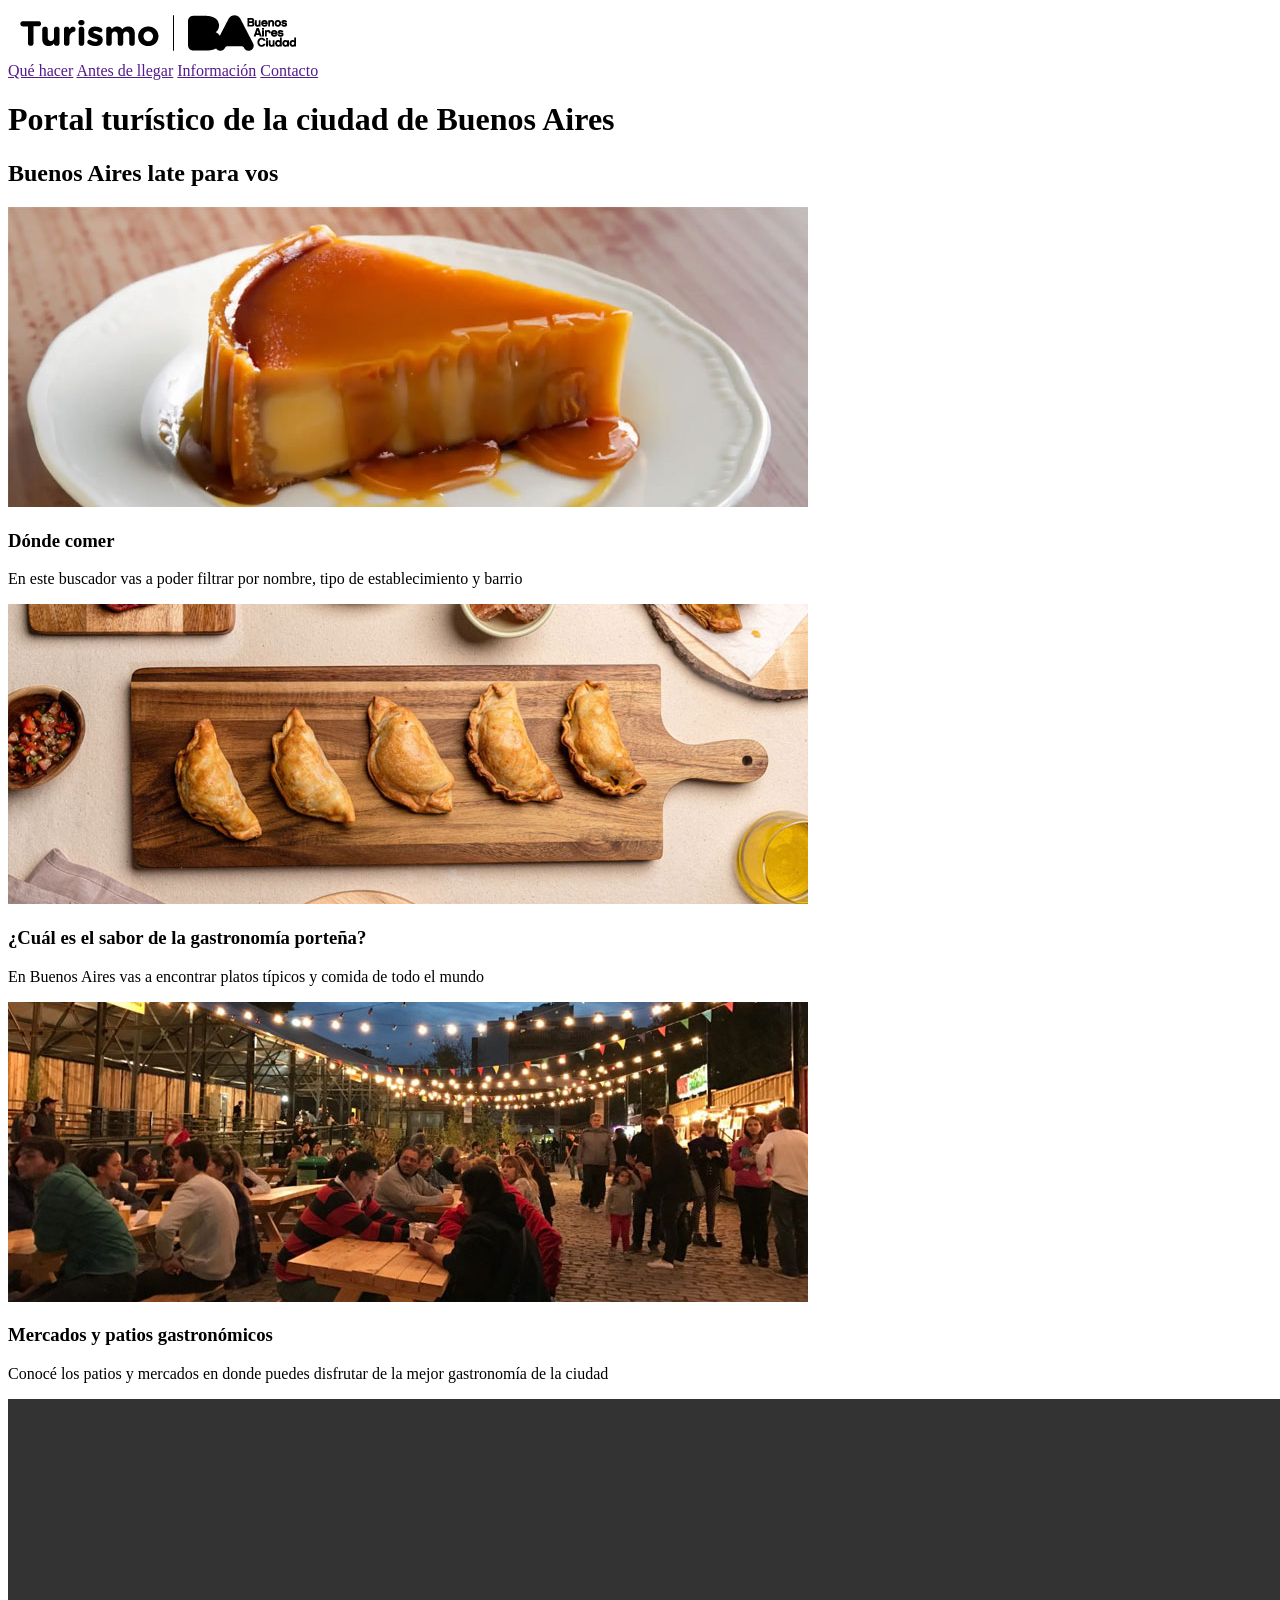
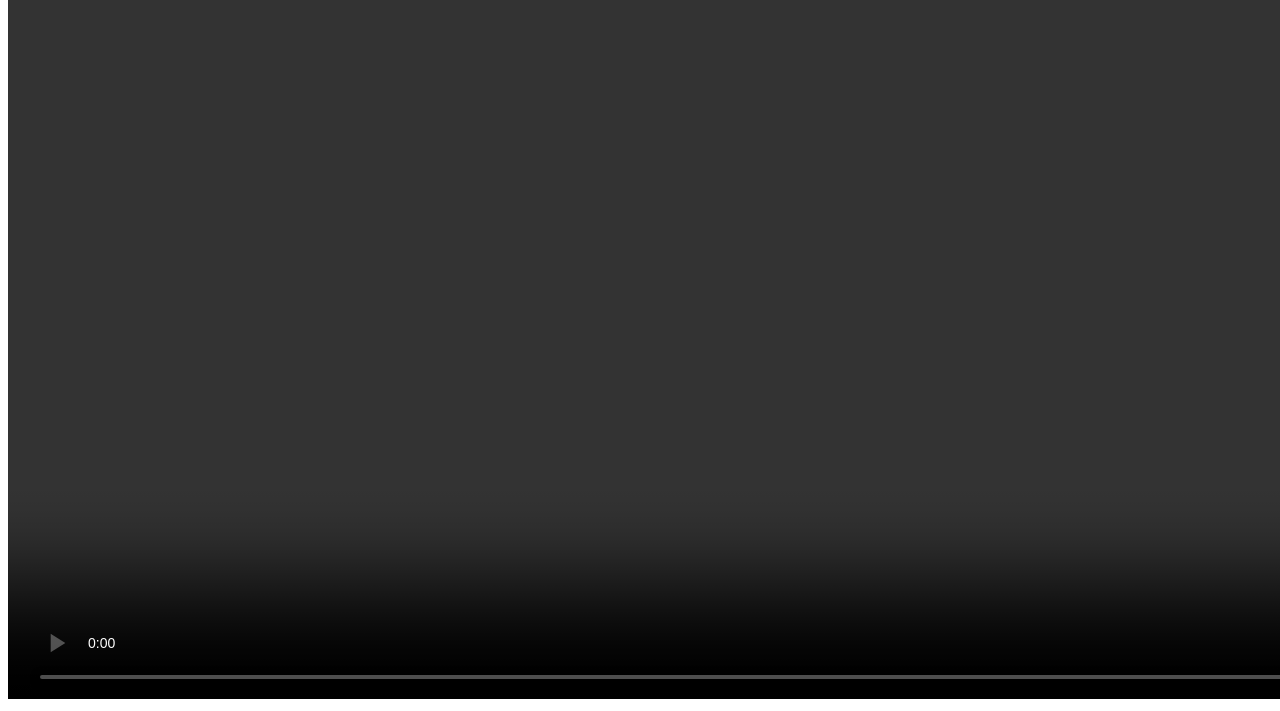
<file: ejercicio-1/index.html>
<!DOCTYPE html>
<html lang="es">

        <head>
            <meta charset="UTF-8">
            <meta name="viewport" content="width=device-width, initial=1.0">
            <title>Turismo Buenos Aires Ciudad - Sitio Oficial de Información</title>
            <meta name="description" content="Descubrí que hacer en Buenos Aires. Información útil antes de llegar, guías de alojamiento, atractivos turísticos, agenda cultural y mapas de ciudad">
            <meta name="robots" content="index, follow">
        </head>
        <body>

            <!-- Cabecera -->
            <header role="heading">

                <a href="/index.html" rel="home" aria-label="Ir a la página de inicio de Turismo de Buenos Aires Ciudad">
                    <img src="assets/arrobaturismo-bac-300x150-negro.png" alt="Logotipo oficial de Turismo Buenos Aires Ciudad">

                </a>
            
            <!-- Navegador principal -->
                <nav>
                    <a href="">Qué hacer</a>
                    <a href="">Antes de llegar</a>
                    <a href="">Información</a>
                    <a href="">Contacto</a>
                </nav>

            </header>

            <main>

                <!-- Título principal -->
                <h1>Portal turístico de la ciudad de Buenos Aires</h1>

                <!-- Principales -->
                <section>
                    <h2>Buenos Aires late para vos</h2>
                    <div>
                        <article role="article">
                            <img src="assets/flan.jpg" alt="Flan">
                            <h3>Dónde comer</h3>
                            <p>En este buscador vas a poder filtrar por nombre, tipo de establecimiento y barrio</p>
                            <a href="" aria-label="Ver más información sobre dónde comer en la ciudad"></a>
                        </article>

                        <article role="article">
                            <img src="assets/empanadas.jpg" alt="Empanadas horneadas porteñas">
                            <h3>¿Cuál es el sabor de la gastronomía porteña?</h3>
                            <p>En Buenos Aires vas a encontrar platos típicos y comida de todo el mundo</p>
                            <a href="" aria-label="Ver mas información sobre gastronomía porteña"></a>
                        </article>

                        <article role="article">
                            <img src="assets/patiolecheros.jpg" alt="Patio de comidas los lecheros en Caballito">
                            <h3>Mercados y patios gastronómicos</h3>
                            <p>Conocé los patios y mercados en donde puedes disfrutar de la mejor gastronomía de la ciudad</p>
                            <a href="" aria-label=""></a>
                        </article>
                    </div>
                </section>

                <!-- Contenido multimedia -->
                 <section>

                    <video controls loop width="1600" height="900">
                        <source src="assets/buenos-aires-turismo.mp4" type="video/mp4">
                    </video>

                 </section>

            </main>

        </body>
</html>
</file>
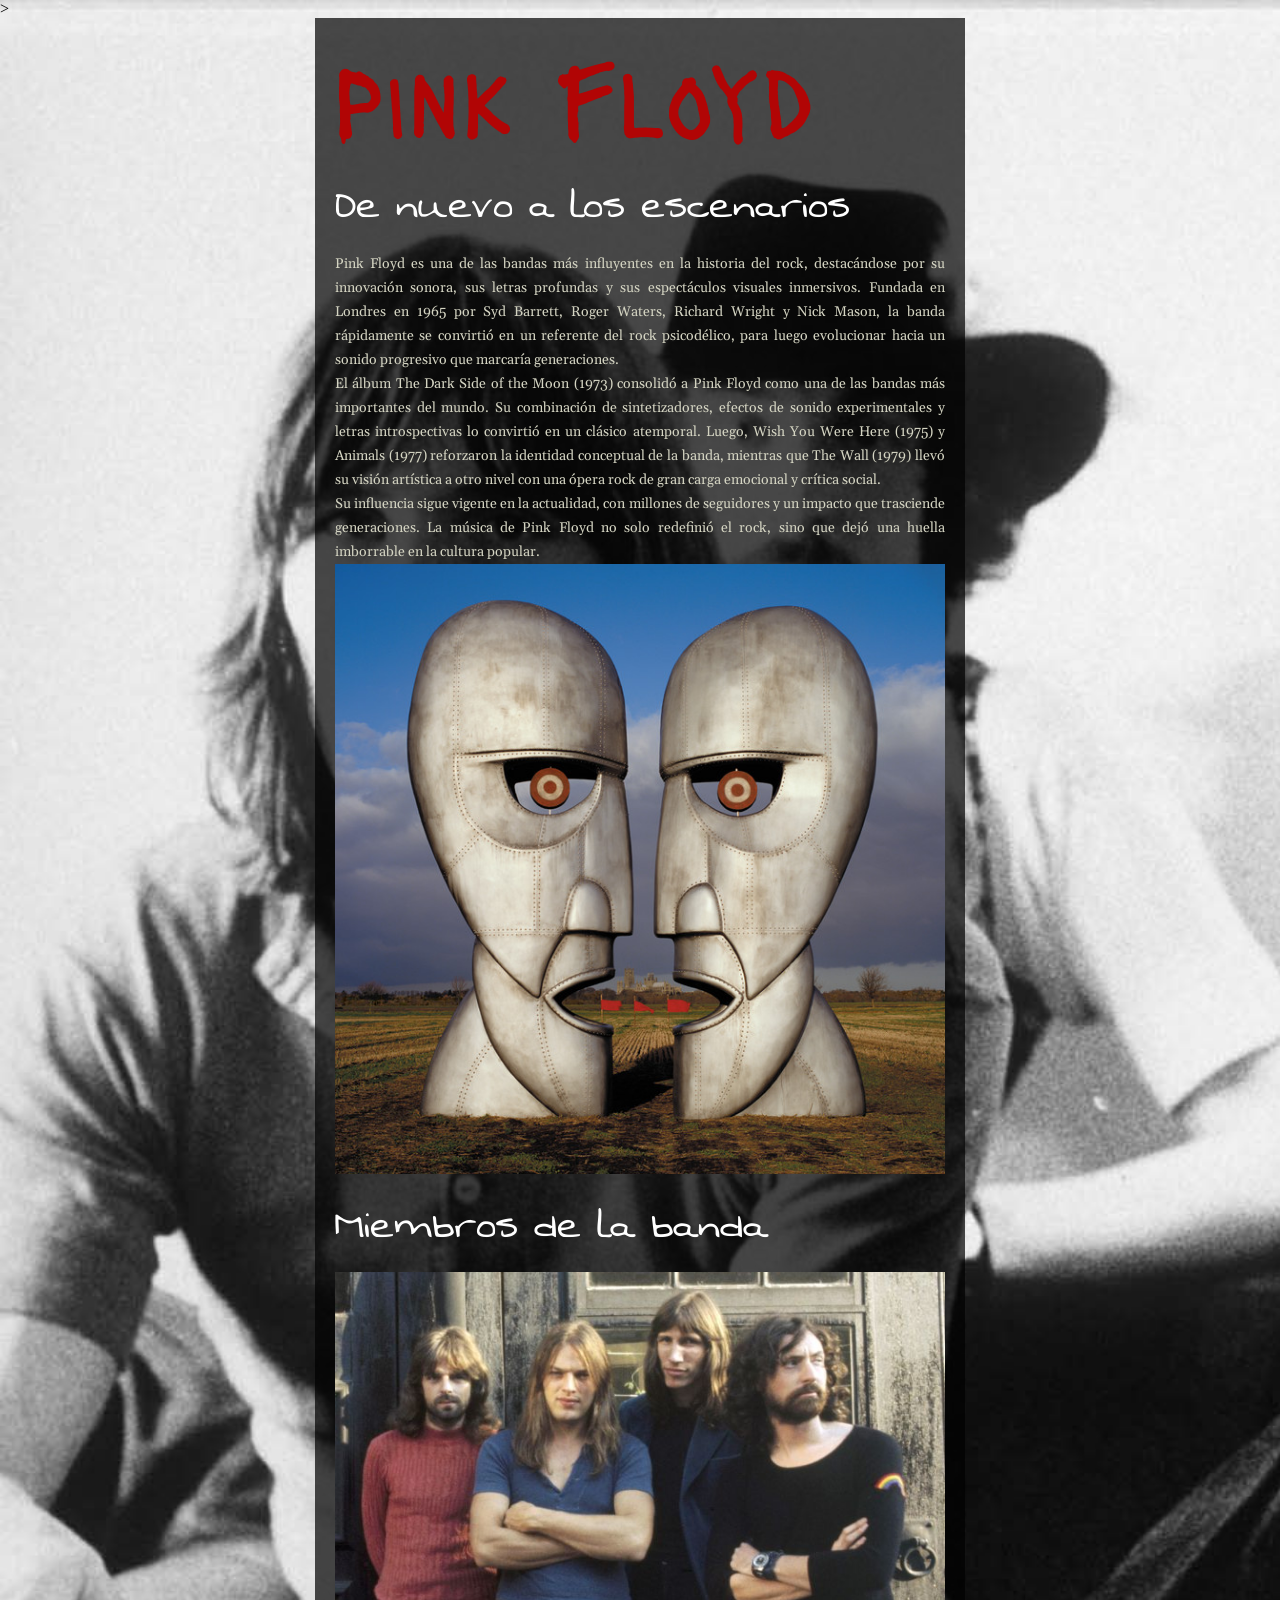
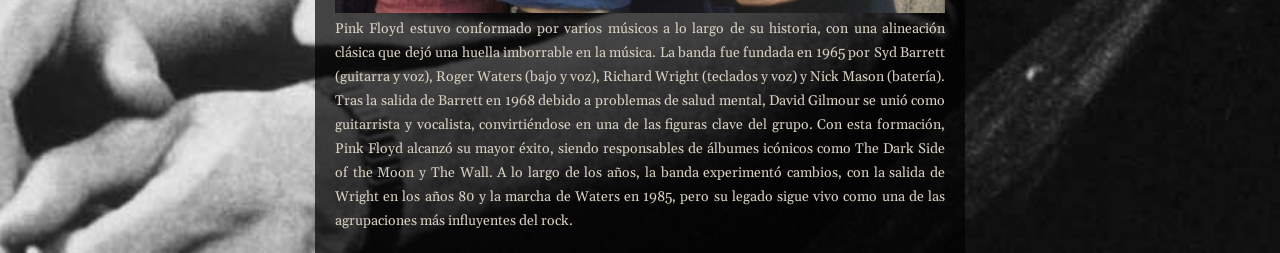
<file: ejercicio-2/index.html>
<!DOCTYPE html>
<html lang="es">
    <head>
        <meta charset="UTF-8">
        <meta name="viewport" content="width, initial-scale:1.0">
        <title>Pink Floyd</title>
        <meta name="description" content="Página dedicada a la banda de rock Pink Floyd">
        <meta name="robots" content="index, follow">
        <!--Enlace a documento CSS-->>
        <link rel="stylesheet" href="style.css">
        <!--Enlazar fuente de google-->
        <link rel="preconnect" href="https://fonts.googleapis.com">
        <link rel="preconnect" href="https://fonts.gstatic.com" crossorigin>
        <link href="https://fonts.googleapis.com/css2?family=Gelasio:ital,wght@0,400..700;1,400..700&family=Lacquer&family=Swanky+and+Moo+Moo&display=swap" rel="stylesheet">
    </head>
    <body>
        <main role="main">
        <h1>Pink Floyd</h1>

        <h2>De nuevo a los escenarios</h2>

        <p class="parrafo-pink">Pink Floyd es una de las bandas más influyentes en la historia del rock, destacándose por su innovación sonora, sus letras profundas y sus espectáculos visuales inmersivos. Fundada en Londres en 1965 por Syd Barrett, Roger Waters, Richard Wright y Nick Mason, la banda rápidamente se convirtió en un referente del rock psicodélico, para luego evolucionar hacia un sonido progresivo que marcaría generaciones.</p>

        <p class="parrafo-pink">El álbum The Dark Side of the Moon (1973) consolidó a Pink Floyd como una de las bandas más importantes del mundo. Su combinación de sintetizadores, efectos de sonido experimentales y letras introspectivas lo convirtió en un clásico atemporal. Luego, Wish You Were Here (1975) y Animals (1977) reforzaron la identidad conceptual de la banda, mientras que The Wall (1979) llevó su visión artística a otro nivel con una ópera rock de gran carga emocional y crítica social.</p>

        <p class="parrafo-pink">Su influencia sigue vigente en la actualidad, con millones de seguidores y un impacto que trasciende generaciones. La música de Pink Floyd no solo redefinió el rock, sino que dejó una huella imborrable en la cultura popular.</p>

        <img src="Assets/PinkFloyd.jpg" alt="Fotografía de portada del Dividition Bell, donde dos rostros de metal se miran fijamente">

        <h2>Miembros de la banda</h2>
        <img src="Assets/pink_floyd_band.jpg" alt="Fotografía de los miembros de la banda">
        <p class="parrafo-pink">Pink Floyd estuvo conformado por varios músicos a lo largo de su historia, con una alineación clásica que dejó una huella imborrable en la música. La banda fue fundada en 1965 por Syd Barrett (guitarra y voz), Roger Waters (bajo y voz), Richard Wright (teclados y voz) y Nick Mason (batería). Tras la salida de Barrett en 1968 debido a problemas de salud mental, David Gilmour se unió como guitarrista y vocalista, convirtiéndose en una de las figuras clave del grupo. Con esta formación, Pink Floyd alcanzó su mayor éxito, siendo responsables de álbumes icónicos como The Dark Side of the Moon y The Wall. A lo largo de los años, la banda experimentó cambios, con la salida de Wright en los años 80 y la marcha de Waters en 1985, pero su legado sigue vivo como una de las agrupaciones más influyentes del rock.</p>
        </main>
    </body>
</html>
</file>
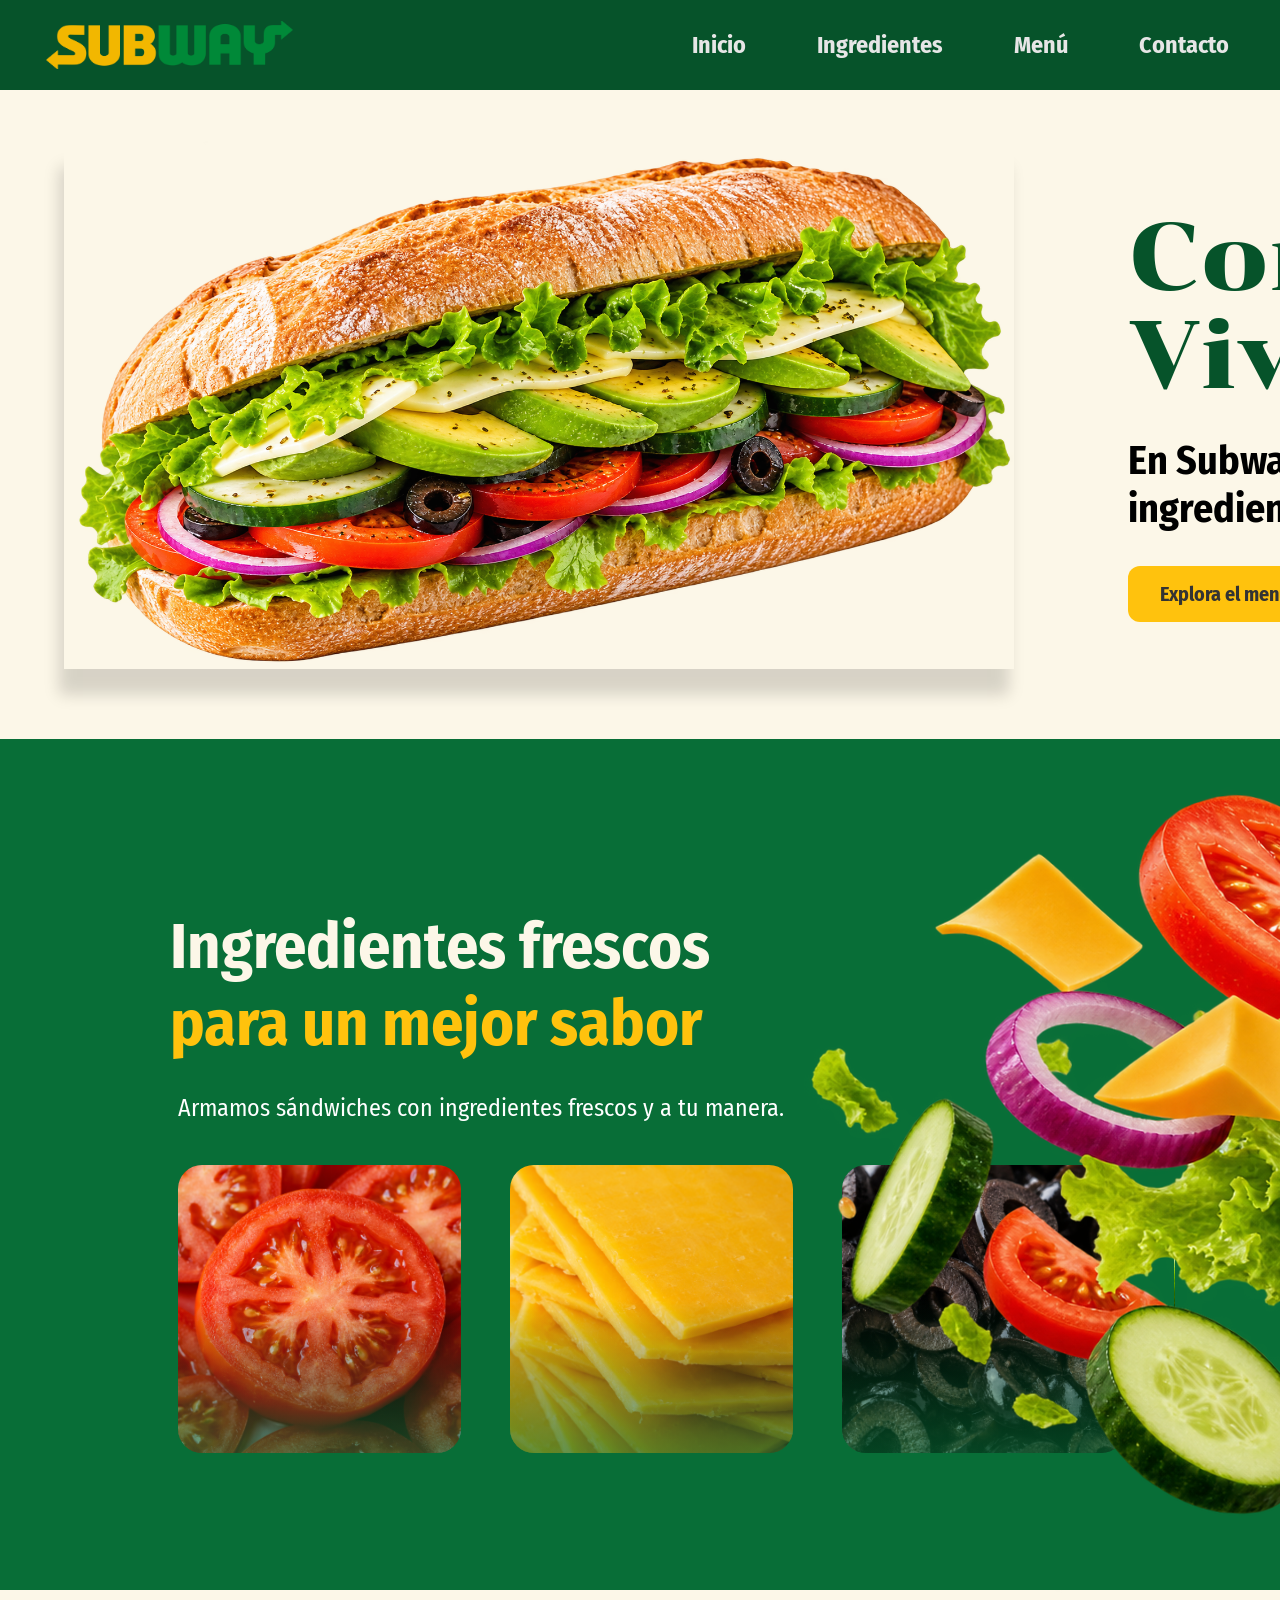
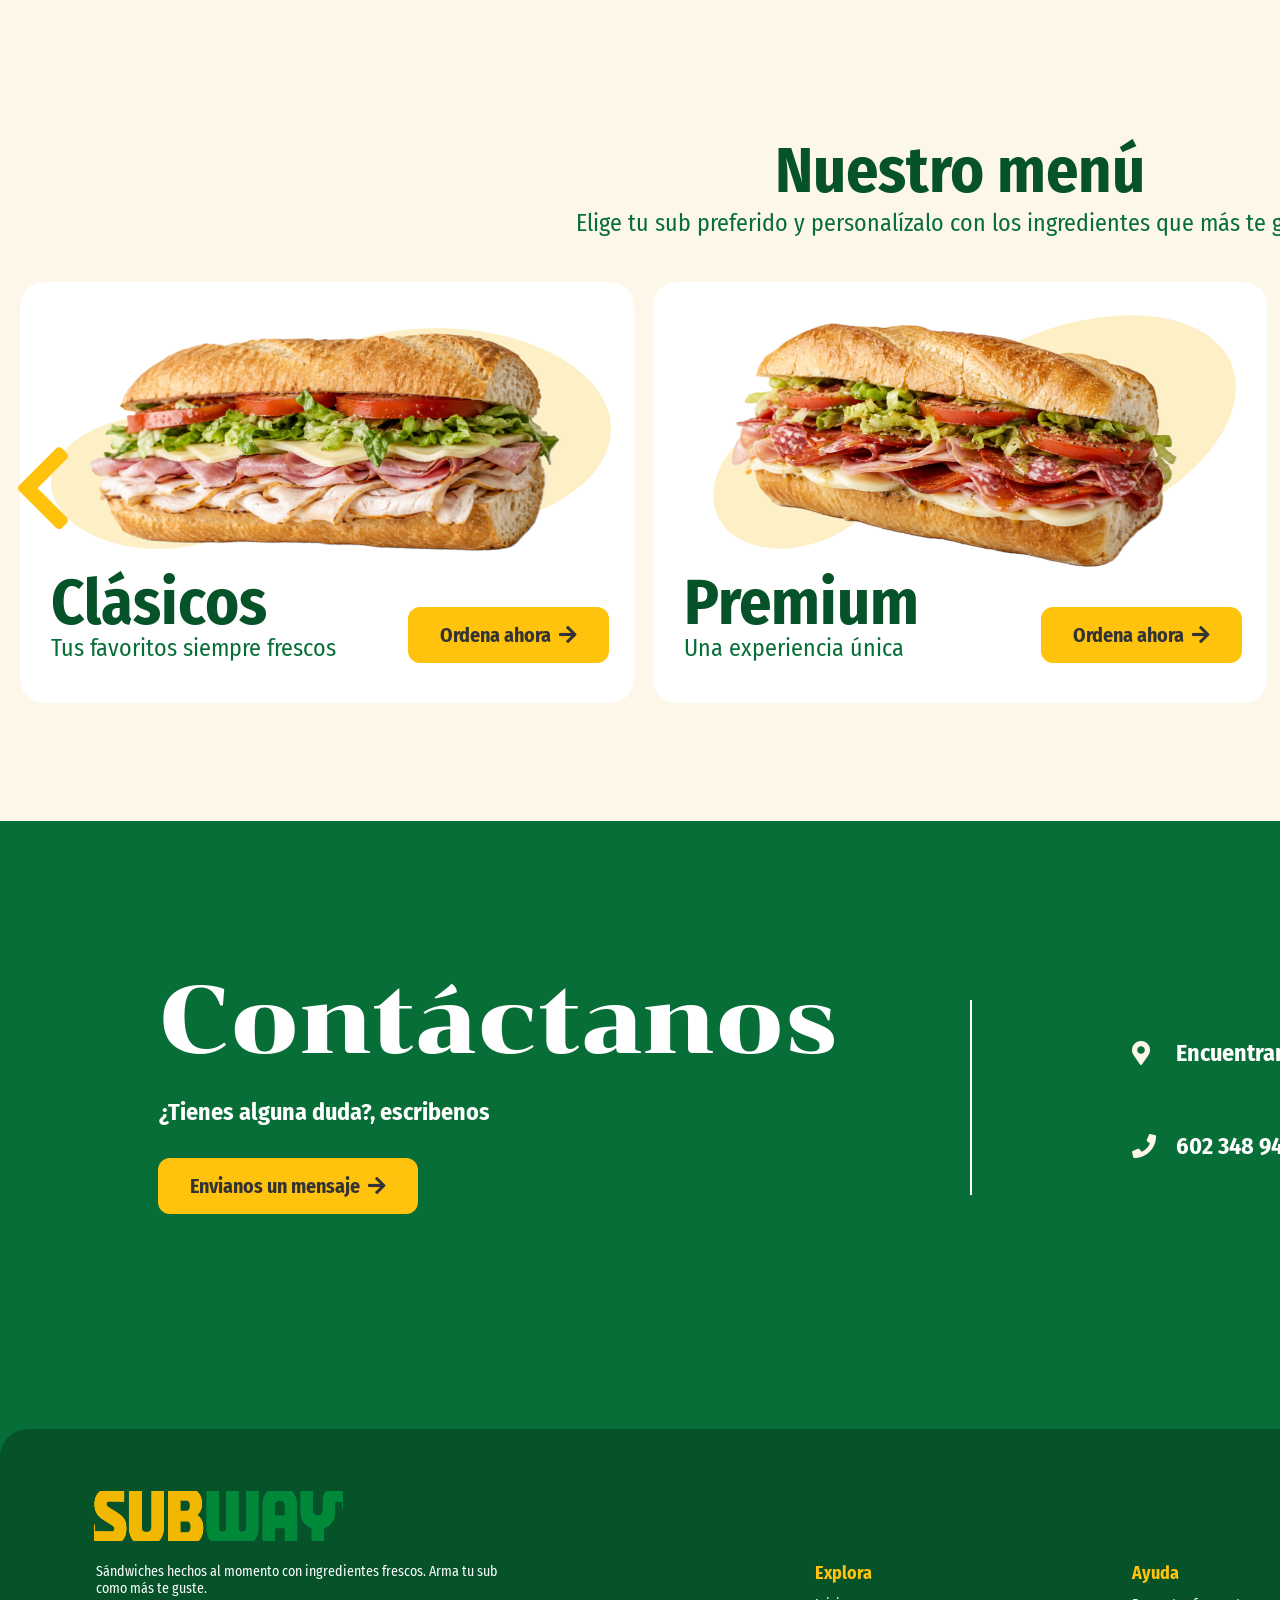
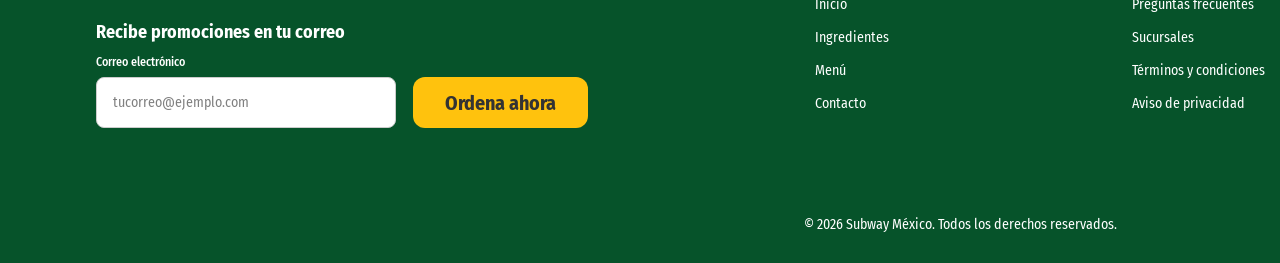
<file: PARCIAL 3/index.html>
<!DOCTYPE html>
<html lang="es">
<head>
  <meta charset="UTF-8">
  <meta name="viewport" content="width=device-width, initial-scale=1.0">
  <title>Subway México | Come fresco. Vive mejor.</title>

  <link rel="preconnect" href="https://fonts.googleapis.com">
  <link rel="preconnect" href="https://fonts.gstatic.com" crossorigin>
  <link href="https://fonts.googleapis.com/css2?family=Chonburi&family=Fira+Sans+Condensed:wght@400;500;700&display=swap" rel="stylesheet">
  <link rel="stylesheet" href="https://cdnjs.cloudflare.com/ajax/libs/font-awesome/5.15.4/css/all.min.css">
  <link rel="stylesheet" href="styles.css">
</head>
<body>

  <!-- ============ HEADER ============ -->
  <header class="header">
    <a class="header__logo" href="#inicio" aria-label="Subway México">
      <img src="imagenes/logo.webp" alt="Subway" width="247" height="48">
    </a>

    <nav class="nav" aria-label="Principal">
      <a class="nav__link" href="#inicio">Inicio</a>
      <a class="nav__link" href="#ingredientes">Ingredientes</a>
      <a class="nav__link" href="#menu">Menú</a>
      <a class="nav__link" href="#contacto">Contacto</a>
    </nav>

    <a class="btn" href="#menu">Ordena ahora</a>
  </header>

  <main>

    <!-- ============ INICIO ============ -->
    <section class="hero" id="inicio">
      <img class="hero__img" src="imagenes/Sub5.png" alt="Sub de Subway con ingredientes frescos">

      <div class="hero__content">
        <h1 class="hero__title">Come fresco.<br>Vive mejor.</h1>
        <p class="hero__text">En Subway, armamos sándwiches con ingredientes frescos y a tu manera.</p>
        <a class="btn btn--arrow" href="#menu">Explora el menú <i class="fas fa-arrow-right" aria-hidden="true"></i></a>
      </div>
    </section>

    <!-- ============ INGREDIENTES ============ -->
    <section class="ingredients" id="ingredientes">
      <h2 class="ingredients__title">
        Ingredientes frescos<br>
        <span>para un mejor sabor</span>
      </h2>
      <p class="ingredients__text">Armamos sándwiches con ingredientes frescos y a tu manera.</p>

      <div class="ingredients__viewport">
        <ul class="ingredients__track">
          <li class="ing-card ing-card--a"><img src="imagenes/ing1.png" alt="Jitomate"></li>
          <li class="ing-card ing-card--b"><img src="imagenes/ing2.png" alt="Queso"></li>
          <li class="ing-card ing-card--c"><img src="imagenes/ing3.png" alt="Aceitunas"></li>
          <li class="ing-card ing-card--d"><img src="imagenes/ing4.png" alt="Lechuga"></li>
          <li class="ing-card ing-card--d"><img src="imagenes/ing5.png" alt="Pimiento y jitomate"></li>
          <li class="ing-card ing-card--d"><img src="imagenes/ing6.png" alt="Jalapeño y champiñones"></li>
        </ul>
      </div>

      <img class="ingredients__floating" src="imagenes/ingred.png" alt="" aria-hidden="true">
    </section>

    <!-- ============ MENÚ ============ -->
    <section class="menu" id="menu">
      <h2 class="menu__title">Nuestro menú</h2>
      <p class="menu__text">Elige tu sub preferido y personalízalo con los ingredientes que más te gustan.</p>

      <div class="menu__carousel" aria-roledescription="carrusel" aria-label="Menú">
        <button class="menu__arrow menu__arrow--prev" type="button" aria-label="Anterior">
          <i class="fas fa-chevron-right" aria-hidden="true"></i>
        </button>

        <div class="menu__viewport">
          <ul class="menu__track">
          <li class="menu-card menu-card--clasicos">
            <span class="menu-card__blob menu-card__blob--1"></span>
            <span class="menu-card__blob menu-card__blob--2"></span>
            <img class="menu-card__img" src="imagenes/Sub1.png" alt="Sub clásico">
            <h3 class="menu-card__title">Clásicos</h3>
            <p class="menu-card__text">Tus favoritos siempre frescos</p>
            <a class="btn btn--arrow menu-card__btn" href="#contacto">Ordena ahora <i class="fas fa-arrow-right" aria-hidden="true"></i></a>
          </li>
          <li class="menu-card menu-card--premium">
            <span class="menu-card__blob menu-card__blob--1"></span>
            <span class="menu-card__blob menu-card__blob--2"></span>
            <img class="menu-card__img" src="imagenes/Sub2.png" alt="Sub premium">
            <h3 class="menu-card__title">Premium</h3>
            <p class="menu-card__text">Una experiencia única</p>
            <a class="btn btn--arrow menu-card__btn" href="#contacto">Ordena ahora <i class="fas fa-arrow-right" aria-hidden="true"></i></a>
          </li>
          <li class="menu-card menu-card--especiales">
            <span class="menu-card__blob menu-card__blob--1"></span>
            <span class="menu-card__blob menu-card__blob--2"></span>
            <img class="menu-card__img" src="imagenes/Sub3.png" alt="Sub especial">
            <h3 class="menu-card__title">Especiales</h3>
            <p class="menu-card__text">Sabores que te sorprenden</p>
            <a class="btn btn--arrow menu-card__btn" href="#contacto">Ordena ahora <i class="fas fa-arrow-right" aria-hidden="true"></i></a>
          </li>
          <li class="menu-card menu-card--vegetarianos">
            <span class="menu-card__blob menu-card__blob--1"></span>
            <span class="menu-card__blob menu-card__blob--2"></span>
            <img class="menu-card__img" src="imagenes/Sub4.png" alt="Sub vegetariano">
            <h3 class="menu-card__title">Vegetarianos</h3>
            <p class="menu-card__text">Frescura en cada bocado</p>
            <a class="btn btn--arrow menu-card__btn menu-card__btn--narrow" href="#contacto">Ordena ahora <i class="fas fa-arrow-right" aria-hidden="true"></i></a>
          </li>
          <li class="menu-card menu-card--nuevos">
            <span class="menu-card__blob menu-card__blob--1"></span>
            <span class="menu-card__blob menu-card__blob--2"></span>
            <img class="menu-card__img" src="imagenes/Sub5.png" alt="Sub nuevo">
            <h3 class="menu-card__title">Nuevos</h3>
            <p class="menu-card__text">Descubre sabores extraordinarios</p>
            <a class="btn btn--arrow menu-card__btn menu-card__btn--narrow" href="#contacto">Ordena ahora <i class="fas fa-arrow-right" aria-hidden="true"></i></a>
          </li>
          <li class="menu-card menu-card--saludables">
            <span class="menu-card__blob menu-card__blob--1"></span>
            <span class="menu-card__blob menu-card__blob--2"></span>
            <img class="menu-card__img" src="imagenes/Sub1.png" alt="Sub saludable">
            <h3 class="menu-card__title">Saludables</h3>
            <p class="menu-card__text">Disfruta y cuida tu salud</p>
            <a class="btn btn--arrow menu-card__btn" href="#contacto">Ordena ahora <i class="fas fa-arrow-right" aria-hidden="true"></i></a>
          </li>
          </ul>
        </div>

        <button class="menu__arrow menu__arrow--next" type="button" aria-label="Siguiente">
          <i class="fas fa-chevron-right" aria-hidden="true"></i>
        </button>
      </div>
    </section>

    <!-- ============ CONTÁCTANOS ============ -->
    <section class="contact" id="contacto">
      <div class="contact__left">
        <h2 class="contact__title">Contáctanos</h2>
        <p class="contact__lead">¿Tienes alguna duda?, escribenos</p>
        <a class="btn btn--arrow" href="#">Envianos un mensaje <i class="fas fa-arrow-right" aria-hidden="true"></i></a>
      </div>

      <span class="contact__divider" aria-hidden="true"></span>

      <div class="contact__right">
        <div class="contact__row">
          <i class="fas fa-map-marker-alt contact__icon" aria-hidden="true"></i>
          <p class="contact__info contact__info--store">Encuentranos en tus tiendas mas cercanas</p>
          <a class="btn btn--arrow" href="#">Ver mapa <i class="fas fa-arrow-right" aria-hidden="true"></i></a>
        </div>

        <div class="contact__row">
          <i class="fas fa-phone contact__icon" aria-hidden="true"></i>
          <p class="contact__info contact__info--tel">602 348 9460</p>
          <a class="btn btn--arrow" href="tel:+526023489460">Llama ahora <i class="fas fa-arrow-right" aria-hidden="true"></i></a>
        </div>
      </div>
    </section>

  </main>

  <!-- ============ FOOTER ============ -->
  <footer class="footer">
    <a class="footer__logo" href="#inicio" aria-label="Subway México">
      <img src="imagenes/logo.webp" alt="Subway">
    </a>

    <div class="footer__top">
      <div class="footer__brand">
        <p class="footer__desc">Sándwiches hechos al momento con ingredientes frescos. Arma tu sub como más te guste.</p>

        <form class="newsletter" action="#" method="post">
          <p class="newsletter__title">Recibe promociones en tu correo</p>
          <div class="field">
            <label class="field__label" for="correo">Correo electrónico</label>
            <input class="field__input" id="correo" name="correo" type="email" placeholder="tucorreo@ejemplo.com">
          </div>
          <button class="btn newsletter__btn" type="submit">Ordena ahora</button>
        </form>
      </div>

      <nav class="footer__col footer__col--explora" aria-label="Explora">
        <h3 class="footer__heading">Explora</h3>
        <a class="footer__link" href="#inicio">Inicio</a>
        <a class="footer__link" href="#ingredientes">Ingredientes</a>
        <a class="footer__link" href="#menu">Menú</a>
        <a class="footer__link" href="#contacto">Contacto</a>
      </nav>

      <nav class="footer__col footer__col--ayuda" aria-label="Ayuda">
        <h3 class="footer__heading">Ayuda</h3>
        <a class="footer__link" href="#">Preguntas frecuentes</a>
        <a class="footer__link" href="#">Sucursales</a>
        <a class="footer__link" href="#">Términos y condiciones</a>
        <a class="footer__link" href="#">Aviso de privacidad</a>
      </nav>

      <div class="footer__col footer__col--contacto">
        <h3 class="footer__heading">Contacto</h3>

        <p class="footer__data">
          <svg class="footer__icon" viewBox="0 0 24 24" fill="none" stroke="currentColor" stroke-width="2" stroke-linecap="round" stroke-linejoin="round" aria-hidden="true"><path d="M21 10c0 7-9 13-9 13s-9-6-9-13a9 9 0 0 1 18 0z"/><circle cx="12" cy="10" r="3"/></svg>
          Ciudad de México, México
        </p>
        <p class="footer__data">
          <svg class="footer__icon" viewBox="0 0 24 24" fill="none" stroke="currentColor" stroke-width="2" stroke-linecap="round" stroke-linejoin="round" aria-hidden="true"><path d="M22 16.92v3a2 2 0 0 1-2.18 2 19.79 19.79 0 0 1-8.63-3.07 19.5 19.5 0 0 1-6-6 19.79 19.79 0 0 1-3.07-8.67A2 2 0 0 1 4.11 2h3a2 2 0 0 1 2 1.72c.13.96.36 1.9.7 2.81a2 2 0 0 1-.45 2.11L8.09 9.91a16 16 0 0 0 6 6l1.27-1.27a2 2 0 0 1 2.11-.45c.91.34 1.85.57 2.81.7A2 2 0 0 1 22 16.92z"/></svg>
          800 000 0000
        </p>
        <p class="footer__data">
          <svg class="footer__icon" viewBox="0 0 24 24" fill="none" stroke="currentColor" stroke-width="2" stroke-linecap="round" stroke-linejoin="round" aria-hidden="true"><path d="M4 4h16a2 2 0 0 1 2 2v12a2 2 0 0 1-2 2H4a2 2 0 0 1-2-2V6a2 2 0 0 1 2-2z"/><polyline points="22,6 12,13 2,6"/></svg>
          hola@ejemplo.com
        </p>
      </div>
    </div>

    <p class="footer__copy">© 2026 Subway México. Todos los derechos reservados.</p>
  </footer>

</body>
</html>
</file>
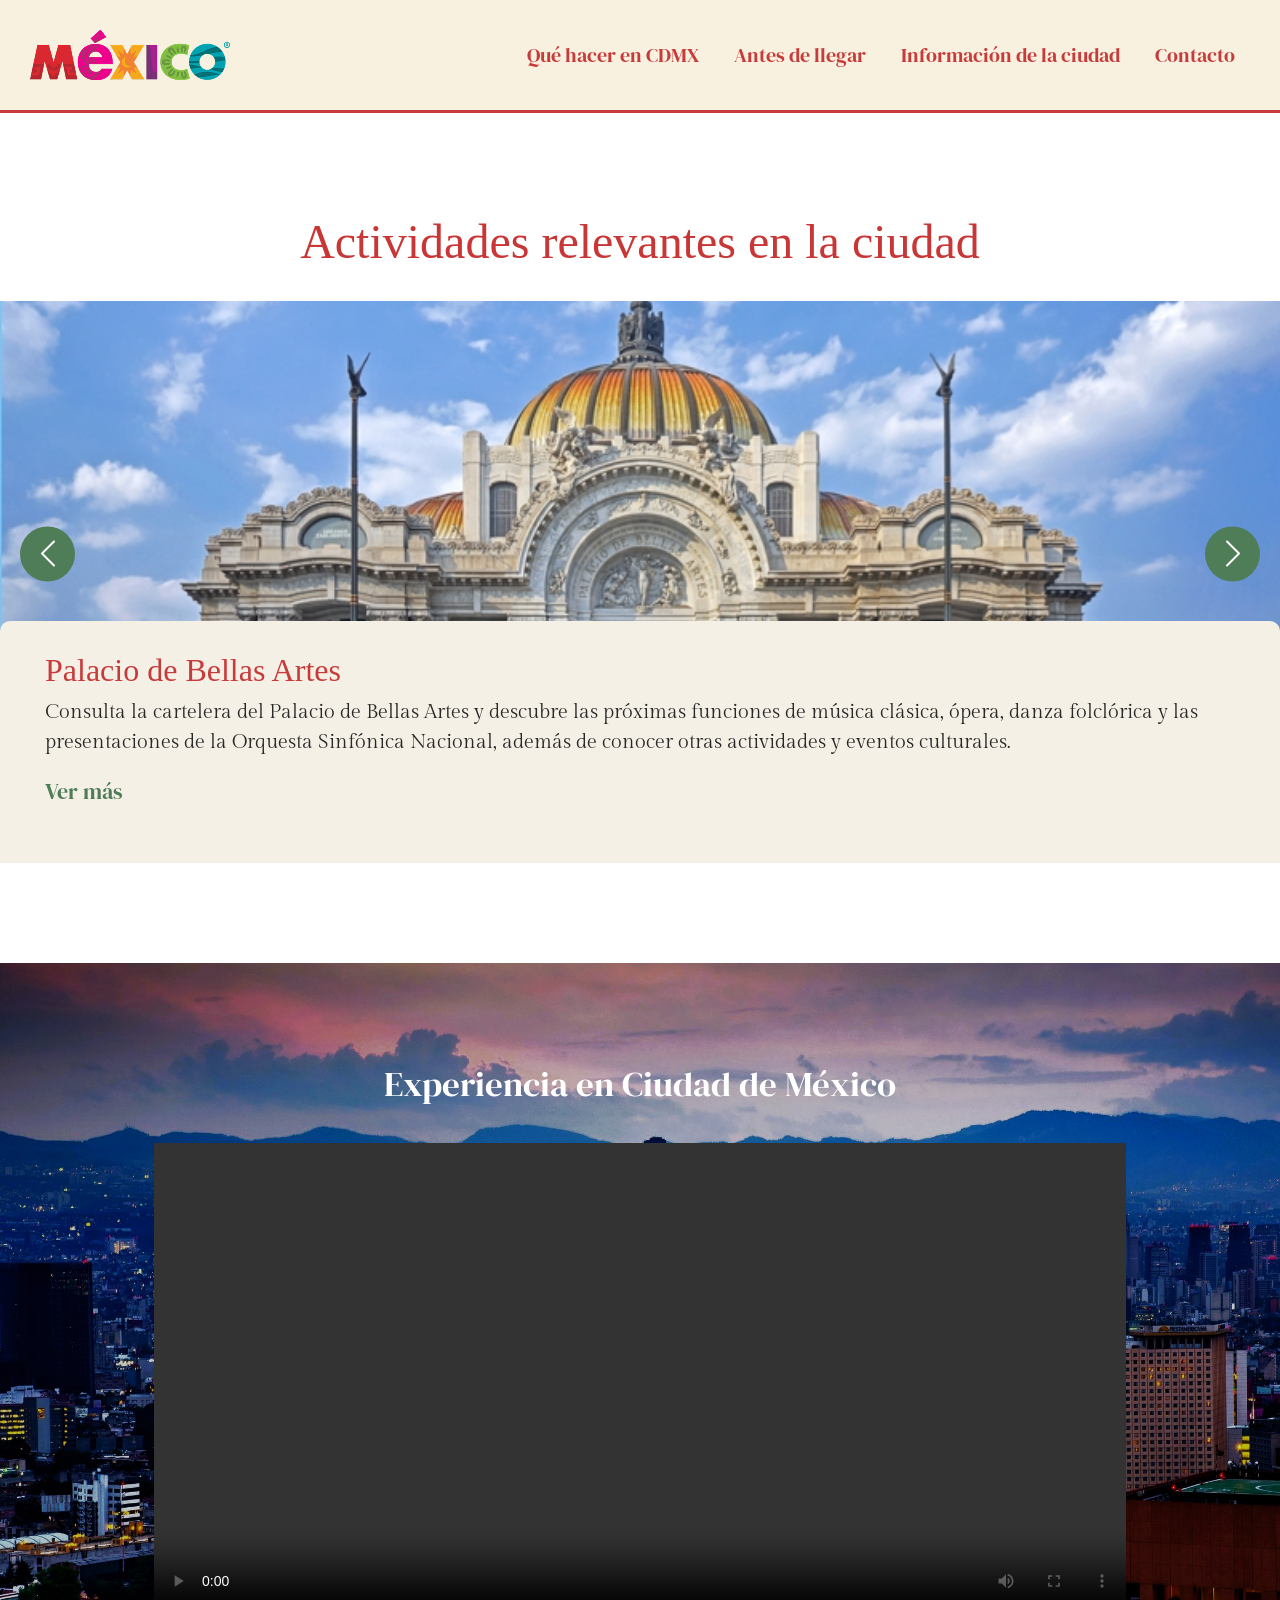
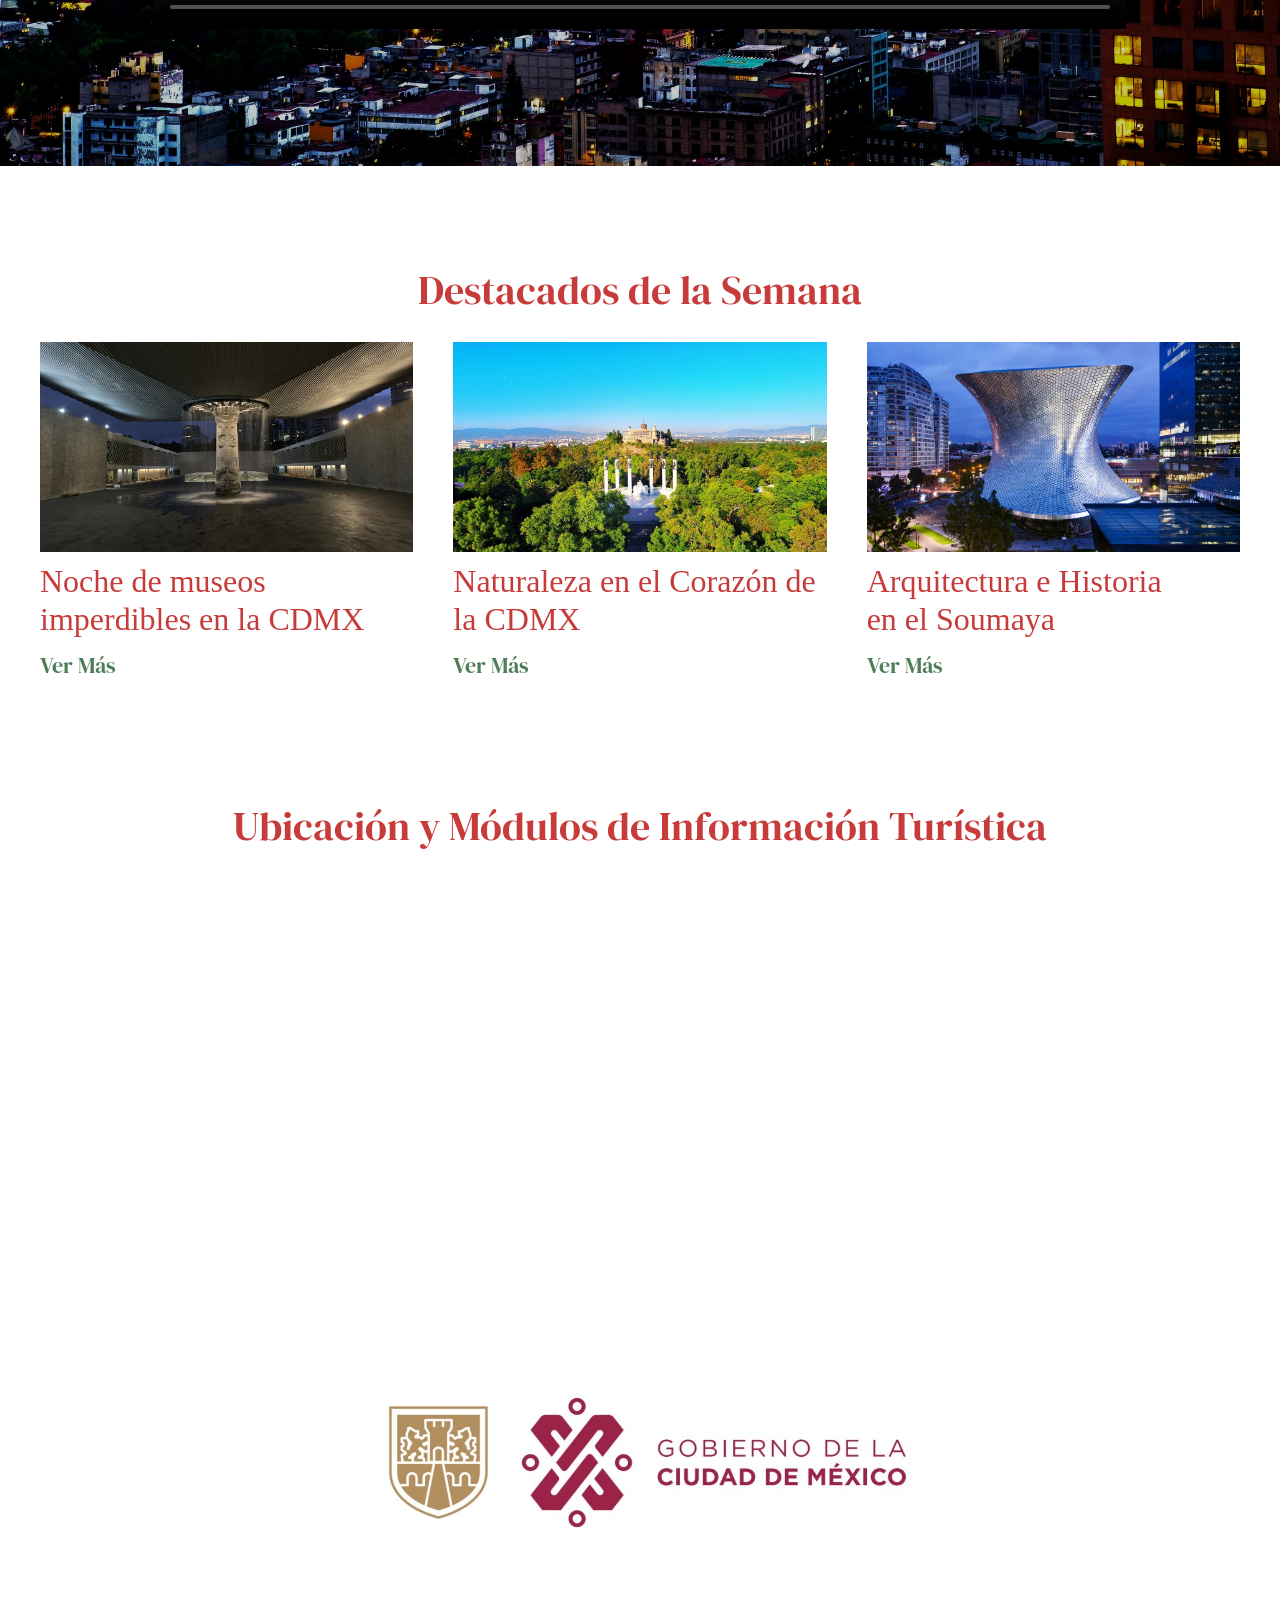
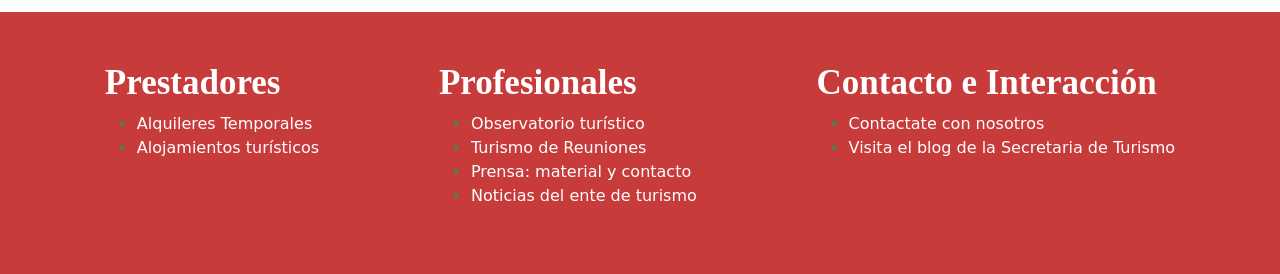
<file: tarea-02/index.html>
<!DOCTYPE html>
<html lang="es">
    <head>
        <meta charset="UTF-8">
        <meta name="viewport" content="width, initial-scale:1.0">
        <title>Turismo en la Ciudad de México - Sitio Oficial de Información Turística</title>
        <meta name="description" content="Descrubí qué hacer en Ciudad de México. información útil antes de llegar, guías de alojamiento, atractivos turísticos, agenda cultural y mapas de la ciudad.">
        <meta name="robots" content="index, follow">
        <link href="style.css" rel="stylesheet">
        <link rel="preconnect" href="https://fonts.googleapis.com">
        <link rel="preconnect" href="https://fonts.gstatic.com" crossorigin>
        <link href="https://fonts.googleapis.com/css2?family=DM+Serif+Display:ital@0;1&family=Gilda+Display&display=swap" rel="stylesheet">

         <!--Bootstrap-->
        <link href="https://cdn.jsdelivr.net/npm/bootstrap@5.0.2/dist/css/bootstrap.min.css" rel="stylesheet" integrity="sha384-EVSTQN3/azprG1Anm3QDgpJLIm9Nao0Yz1ztcQTwFspd3yD65VohhpuuCOmLASjC" crossorigin="anonymous">

        <!--Bootstrap JS-->
        <script src="https://cdn.jsdelivr.net/npm/bootstrap@5.0.2/dist/js/bootstrap.bundle.min.js" integrity="sha384-MrcW6ZMFYlzcLA8Nl+NtUVF0sA7MsXsP1UyJoMp4YLEuNSfAP+JcXn/tWtIaxVXM" crossorigin="anonymous"></script>

        <!--Link to style CSS-->
        <link rel="stylesheet" href="style.css">

        <!--Fuentes Google Fonts-->
        <link rel="preconnect" href="https://fonts.googleapis.com">
        <link rel="preconnect" href="https://fonts.gstatic.com" crossorigin>
        <link href="https://fonts.googleapis.com/css2?family=Alegreya+Sans+SC:ital,wght@0,100;0,300;0,400;0,500;0,700;0,800;0,900;1,100;1,300;1,400;1,500;1,700;1,800;1,900&family=Barlow&family=Fredericka+the+Great&family=Marcellus&display=swap" rel="stylesheet">

        <!--Iconos de Bootstrap-->
        <link rel="stylesheet" href="https://cdn.jsdelivr.net/npm/bootstrap-icons@1.12.1/font/bootstrap-icons.min.css">       

    </head>

    <body>

        <!-- Cabecera principal del sitio -->
        <header id="cabecera-principal">
            <!-- Logo del sitio 
            href-> la dirección a donde voy al dar clic  
            -->
            <a href="index.html" aria-label="Ir a la página de inicio de Turismo en Ciudad de México">
                <img src="assets/front__gmx_sep__images__gmx_sep__logo__gmx_dot__png.png" alt="Logotipo oficial de Turismo en la Ciudad de México">
            </a>

            <!-- Navegador principal -->
            <nav role="navigation" aria-label="Menu principal">
                  <a href="" class="boton-principal">Qué hacer en CDMX</a>
                  <a href="" class="boton-principal">Antes de llegar</a>
                  <a href="" class="boton-principal">Información de la ciudad</a>
                  <a href="" class="boton-principal">Contacto</a>
            </nav>

        </header>



        <!-- Contenido principal del sitio -->
        <main role="main">

        <h1 class="texto-oculto">Portal de Turismo Oficial de la Ciudad de México</h1>

        <!-- Actividades destacadas -->
        <section id="area-destacada">
        <h2 class="titulo-principal">Actividades relevantes en la ciudad</h2>
        <!-- Carrusel -->
        <div id="testimonios-carrusel"
         class="carousel slide"
         data-bs-ride="carousel">
        <div class="carousel-inner">
            <!-- Actividad destacada 1 -->
            <div class="carousel-item active">
                <div class="actividad">
                    <img src="assets/Bellas_Artes_01 (1).jpg" class="imagen-actividad" alt="Vista frontal del Palacio de Bellas Artes en Ciudad de México, rodeado de jardines y con un cielo azul parcialmente nublado">
                    <div class="texto-actividad">
                        <h3 class="titulo-secundario">Palacio de Bellas Artes</h3>
                        <p class="parrafo">Consulta la cartelera del Palacio de Bellas Artes y descubre las próximas funciones de música clásica, ópera, danza folclórica y las presentaciones de la Orquesta Sinfónica Nacional, además de conocer otras actividades y eventos culturales.</p>
                        <a href="https://palacio.inba.gob.mx/cartelera" aria-label="Ir a la página principal del Palacio de Bellas Artes" class="boton-secundario">Ver más</a>
                    </div>
                </div>
            </div>

            <!-- Actividad destacada 2 -->
            <div class="carousel-item">
                <div class="actividad">
                    <img src="assets/tacos-pastor-gaacc26fa8_1920-1440x1440.jpg" class="imagen-actividad" alt="Tacos al pastor servidos en tortillas de maíz, con carne de cerdo, cebolla, cilantro y trozos de piña.">
                    <div class="texto-actividad">
                        <h3 class="titulo-secundario">¿A qué sabe la gastronomía chilanga?</h3>
                        <p class="parrafo">Explora los sabores, platillos y tradiciones que forman parte de la gastronomía de la Ciudad de México <br> y descubre qué hace única a la cocina chilanga.</p>
                        <a href="https://mxc.com.mx/2025/08/04/gastronomia-chilanga-estos-son-los-platillos-de-origen-citadino/" aria-label="Ver información sobre gastronomía chilanga" class="boton-secundario">Ver más</a>
                    </div>
                </div>
            </div>

            <!-- Actividad destacada 3 -->
            <div class="carousel-item">
                <div class="actividad">
                    <img src="assets/museos-antiguos.jpg" class="imagen-actividad" alt="Vista del Castillo de Chapultepec y la fachada del Museo de la Luz en la Ciudad de México.">
                    <div class="texto-actividad">
                        <h3 class="titulo-secundario">Museos y zonas arqueológicas</h3>
                        <p class="parrafo">Conoce los museos y zonas arqueológicas de la Ciudad de México, espacios que resguardan siglos de historia, arte y tradiciones. Descubre exposiciones, piezas arqueológicas y sitios que forman parte del patrimonio cultural de la ciudad.</p>
                        <a href="https://mexicocity.cdmx.gob.mx/category/museums/" aria-label="Ver más información sobre los museos de la Ciudad de México" class="boton-secundario">Ver más</a>
                    </div>
                </div>
            </div>
        </div>

        <!-- Botón anterior -->
        <button class="carousel-control-prev" type="button" data-bs-target="#testimonios-carrusel" data-bs-slide="prev">
            <span class="carousel-control-prev-icon" aria-hidden="true"></span>
            <span class="visually-hidden">Anterior</span>
        </button>


        <!-- Botón siguiente -->
        <button class="carousel-control-next" type="button" data-bs-target="#testimonios-carrusel" data-bs-slide="next">
            <span class="carousel-control-next-icon" aria-hidden="true"></span>
            <span class="visually-hidden">Siguiente</span>
        </button>
        </div>
        </section>
        <!-- Fin de actividades destacadas-->

            <!-- Contenido Multimedia -->
            <section id="area-experiencias">
                <h2 class="titulo-experiencias">Experiencia en Ciudad de México</h2>
                <div>
                    <video controls autoplay loop width="90%" height="auto" aria-label="Video sobre la Ciudad de México">
                        <source src="assets/CDMX, la ciudad más vibrante de América Latina.mp4" type="video/mp4">
                    </video>
                </div>
            </section>
            <!-- Fin de Contenido Multimedia -->



            <!-- Contenidos Destacados -->
            <section id="destacado-semana">
                <h2 class="titulo-principal">Destacados de la Semana</h2>
                <div class="elements-row">                    
                    <!-- Tarjeta Destacada 1 -->
                    <article role="article" class="articulo-index">
                        <img src="assets/Paraguas-1200x800-1.jpg" alt="Patio del Museo Nacional de Antropología de México, con una escultura prehispánica al centro y una gran cubierta arquitectónica.">
                        <h3 class="titulo-secundario">Noche de museos imperdibles en la CDMX</h3>
                        <a href="https://mexicocity.cdmx.gob.mx/tag/museum-night/?lang=en" aria-label="Ver más información de la noche de museos" class="boton-secundario">Ver Más</a>
                    </article>

                    <!-- Tarjeta Destacada 2 -->
                    <article role="article" class="articulo-index">
                        <img src="assets/Bosque-de-Chapultepec.jpg" alt="Vista aérea del Bosque de Chapultepec con el Castillo de Chapultepec y la ciudad al fondo">
                        <h3 class="titulo-secundario">Naturaleza en el Corazón de la CDMX</h3>
                        <a href="http://bosquedechapultepec.mx:9000/bosquedechapultepec/" aria-label="Ver más sobre el bosque de Chapultepec" class="boton-secundario">Ver Más</a>
                    </article>

                    <!-- Tarjeta Destacada 3 -->
                    <article role="article" class="articulo-index">
                        <img src="assets/01_Soumaya_Photo by Yannick Wegner (1).jpg" alt="Vista aérea del Museo Soumaya, rodeado por edificios y áreas urbanas de la Ciudad de México.">
                        <h3 class="titulo-secundario">Arquitectura e Historia <br> en el Soumaya</h3>
                        <a href="https://www.museosoumaya.org/" aria-label="Ver más sobre la arquitectura e historia en el Soumaya" class="boton-secundario">Ver Más</a>
                    </article>
                </div>
            </section>


            <!-- Ubicación Geográfica -->
            <section aria-labelledby="titulo-mapa" class="mapa-cdmx">
                <h2 id="titulo-mapa" class="titulo-principal">Ubicación y Módulos de Información Turística</h2>
                <div class="map-container">
                    <iframe 
                        src="https://www.google.com/maps/embed?pb=!1m16!1m12!1m3!1d15050.053117210651!2d-99.14377726754911!3d19.43342475958787!2m3!1f0!2f0!3f0!3m2!1i1024!2i768!4f13.1!2m1!1sM%C3%B3dulos%20de%20Informaci%C3%B3n%20Tur%C3%ADstica!5e0!3m2!1ses!2sco!4v1786337140982!5m2!1ses!2sco" 
                        width="90%" 
                        height="450" 
                        style="border:0;" 
                        allowfullscreen="" 
                        loading="lazy" 
                        referrerpolicy="no-referrer-when-downgrade"
                        title="Mapa interactivo de la Ciudad de México y Módulos de Información Turística">
                    </iframe>
                </div>
            </section>

        </main>

        <!-- Pie de Página Institucional -->
    <footer role="contentinfo">

            <!-- Identificador Institucional del Footer -->
            <div class="footer-brand">
                <img src="assets/gobierno_de_la_ciudad_de_mexico.jpg"alt="Logotipo oficial del Gobierno de la Ciudad de México">
            </div>

            <!-- Columnas de Enlaces del Footer -->
            <div class="lista-final">
                
                <!-- Lista 1: Prestadores -->
                <nav>
                    <h3 id="footer-prestadores" class="titulo-secundario">Prestadores</h3>
                    <ul>
                        <li><a href="https://www.airbnb.com.co/mexico-city/stays">Alquileres Temporales</a></li>
                        <li><a href="https://www.tripadvisor.co/Hotels-g150800-Mexico_City_Central_Mexico_and_Gulf_Coast-Hotels.html">Alojamientos turísticos</a></li>
                    </ul>
                </nav>

                <!-- Lista 2: Profesionales -->
                <nav>
                    <h3 id="footer-profesionales" class="titulo-secundario">Profesionales</h3>
                    <ul>
                        <li><a href="https://www.tripadvisor.co/Attractions-g150800-Activities-c47-t39-Mexico_City_Central_Mexico_and_Gulf_Coast.html">Observatorio turístico</a></li>
                        <li><a href="https://programadestinosmexico.com/turismo-de-reuniones-en-la-ciudad-de-mexico/">Turismo de Reuniones</a></li>
                        <li><a href="https://www.gob.mx/sectur/archivo/prensa">Prensa: material y contacto</a></li>
                        <li><a href="https://www.milenio.com/temas/secretaria-de-turismo-de-la-ciudad-de-mexico">Noticias del ente de turismo</a></li>
                    </ul>
                </nav>

                <!-- Lista 3: Interacción y Contacto -->
                <nav>
                    <h3 id="footer-contacto" class="titulo-secundario">Contacto e Interacción</h3>
                    <ul>
                        <li><a href="https://www.gob.mx/sectur#contacto">Contactate con nosotros</a></li>
                        <li><a href="https://www.gob.mx/sectur/archivo/articulos" aria-label="Ir al blog de la Secretaria de Turismo Oficial">Visita el blog de la Secretaria de Turismo</a></li>
                    </ul>
                </nav>

            </div>
    </footer>

    </body>

</html>
</file>
<file: ejercicio-2/style.css>
/*Todas las etiquetas - Universal*/
*{
    /*márgenes*/
    margin: 0;
    /*relleno (margen interna)*/
    padding: 0;
    /*evita sumar anchos al relleno*/
    box-sizing: border-box;

}

/*Asignar estilo a los contenedores principales*/
body{
    /* Fondo URL top Left*/
    background: url(Assets/imagen-back.jpg) 0 0 no-repeat;
    background-size: cover;
    /*Manejo de color
        -Hexadecimal: #000;
        -Nombre de color: black;
        -RGB: rgb (0,0,0);
        -rgba: rgba(0,0,0,1); {el 1 es para evitar la transparencia, si se quiere transparencia se pone el porcentaje}
        -hsl*/
}

main{
    /* fondo con alpha al 70% */
    background: rgba(0, 0, 0, 0.7);
    /* ancho */
    width: 100%;
    max-width: 650px;
    /*Centrar el contenido*/
    
    margin: 0 auto 0 auto;
    /* Relleno: Top Right Bottom Left */
    padding: 20px;
}

/*Estilos títulos*/
h1{
    /*Color de fuente*/
    color: rgb(177, 5, 5);
    /*Tamaño de fuente*/
    font-size: 100px;
    /*Cambio de familia tipográfica*/
    font-family: "Lacquer", system-ui;
    font-weight: 400;
    font-style: normal;
}

h2{
    color: rgb(255, 255, 255);
    font-size: 50px;
    font-family: "Swanky and Moo Moo", cursive;
    font-weight: 400;
    font-style: normal;
    margin: 10px 0 10px 0;
}

/*Estilo de párrafos*/
.parrafo-pink{
    color: rgb(212, 212, 194);
    font-size: 14px;
    /*Altura de línea*/
    line-height: 24px;
    /*justificación de texto*/
    text-align: justify;
    font-family: "Gelasio", serif;
    font-optical-sizing: auto;
    font-weight: 400px;
    font-style: normal;
}

/*Imágenes*/
img{
    width: 100%;
}
</file>
<file: PARCIAL 3/styles.css>
/* =========================================================
   Subway México – One page · Desktop (1920px)
   Tokens tomados del sistema de diseño de Figma
   ========================================================= */

:root {
  /* Colores */
  --amarillo-200: #ffc20d;
  --amar-200: #fcf7e8;
  --verde-700: #086e37;
  --verde-900: #06532a;
  --gris-200: #e6e6e6;
  --gris-300: #cccccc;
  --gris-600: #808080;
  --gris-900: #333333;
  --blanco: #ffffff;

  /* Espaciados y radios */
  --gap-4: 4px;
  --gap-8: 8px;
  --gap-12: 12px;
  --gap-16: 16px;
  --gap-24: 24px;
  --gap-32: 32px;
  --radius-8: 8px;
  --radius-12: 12px;
  --radius-24: 24px;
  --radius-28: 28px;

  /* Tipografías */
  --font-base: "Fira Sans Condensed", sans-serif;
  /* "Subway" es la fuente de marca de Figma; si tienes el archivo,
     agrégalo con @font-face y se usará automáticamente. */
  --font-display: "Subway", "Chonburi", Georgia, serif;
}

/* ---------- Reset ---------- */
*,
*::before,
*::after { box-sizing: border-box; margin: 0; padding: 0; }

html { scroll-behavior: smooth; }

body {
  min-width: 1920px;
  overflow-x: hidden;
  font-family: var(--font-base);
  font-weight: 400;
  line-height: normal;
  color: var(--gris-900);
  background: var(--blanco);
}

img { display: block; max-width: none; }
a { color: inherit; text-decoration: none; }
ul { list-style: none; }
button { font: inherit; border: 0; background: none; cursor: pointer; }

/* ---------- Botón ---------- */
.btn {
  display: inline-flex;
  align-items: center;
  justify-content: center;
  gap: var(--gap-8);
  padding: var(--gap-16) var(--gap-32);
  border-radius: var(--radius-12);
  background: var(--amarillo-200);
  color: var(--gris-900);
  font-family: var(--font-base);
  font-weight: 700;
  font-size: 20px;
  line-height: normal;
  white-space: nowrap;
  cursor: pointer;
}

/* =========================================================
   HEADER
   ========================================================= */
.header {
  position: relative;
  z-index: 10;
  display: flex;
  align-items: center;
  justify-content: space-between;
  height: 90px;
  padding: 0 71px 0 46px;
  background: var(--verde-900);
}

.header__logo img { width: 247px; height: 48px; object-fit: cover; border-radius: var(--radius-8); }

.nav {
  position: absolute;
  left: 50%;
  top: 23px;
  transform: translateX(-50%);
  display: flex;
  gap: 71px;
}

.nav__link {
  display: flex;
  align-items: center;
  padding: var(--gap-8) 0;
  font-weight: 700;
  font-size: 24px;
  color: var(--gris-200);
}

/* =========================================================
   INICIO (hero)
   ========================================================= */
.hero {
  position: relative;
  height: 649px;               /* 739px del diseño – 90px del header */
  background: var(--amar-200);
}

.hero__img {
  position: absolute;
  left: 64px;
  top: 51px;
  width: 950px;
  height: 528px;
  object-fit: cover;
  box-shadow: -5px 26px 14.6px rgba(0, 0, 0, 0.15);
}

.hero__content {
  position: absolute;
  left: 1128px;
  top: 118px;
  width: 772px;
  display: flex;
  flex-direction: column;
  align-items: flex-start;
  gap: 33px;
}

.hero__title {
  font-family: var(--font-display);
  font-weight: 400;
  font-size: 96px;
  line-height: 98px;
  color: var(--verde-900);
}

.hero__text {
  font-weight: 700;
  font-size: 40px;
  color: #000;
}

/* =========================================================
   INGREDIENTES
   ========================================================= */
.ingredients {
  position: relative;
  height: 851px;
  background: var(--verde-700);
  overflow-x: clip;            /* la imagen flotante sale por la derecha */
}

.ingredients__title {
  position: absolute;
  z-index: 3;
  left: 170px;
  top: 169px;
  width: 829px;
  font-weight: 700;
  font-size: 64px;
  line-height: normal;
  color: var(--amar-200);
}
.ingredients__title span { color: var(--amarillo-200); }

.ingredients__text {
  position: absolute;
  z-index: 3;
  left: 178px;
  top: 355px;
  width: 709px;
  font-size: 24px;
  color: var(--blanco);
}

.ingredients__viewport {
  position: absolute;
  z-index: 1;
  left: 178px;
  top: 426px;
  width: 997px;
  height: 288px;
  overflow: hidden;
}

.ingredients__track {
  display: flex;
  gap: 49px;
  width: 1944px;
}

.ing-card {
  position: relative;
  flex: 0 0 283px;
  height: 288px;
  border-radius: var(--radius-24);
  overflow: hidden;
}
.ing-card img { width: 100%; height: 100%; object-fit: cover; }
.ing-card::after {
  content: "";
  position: absolute;
  inset: 0;
  background: linear-gradient(to bottom, rgba(0, 0, 0, 0) 45.673%, rgba(8, 110, 55, 0.2));
}
.ing-card--a::after { background: linear-gradient(to bottom, rgba(0, 0, 0, 0) 49.038%, rgba(8, 110, 55, 0.4)); }
.ing-card--b::after { background: linear-gradient(to bottom, rgba(0, 0, 0, 0) 46.635%, rgba(8, 110, 55, 0.4)); }
.ing-card--c::after { background: linear-gradient(to bottom, rgba(0, 0, 0, 0) 43.75%,  rgba(8, 110, 55, 0.4)); }

/* Imagen grande de ingredientes (rotada -3.07°) */
.ingredients__floating {
  position: absolute;
  z-index: 2;
  left: 716px;
  top: -29px;
  width: 1560px;
  height: 878px;
  object-fit: cover;
  transform: rotate(-3.07deg);
  pointer-events: none;
}

/* =========================================================
   MENÚ
   ========================================================= */
.menu {
  position: relative;
  z-index: 1;                  /* tapa la parte baja de la imagen flotante */
  height: 831px;
  padding-top: 142px;
  background: var(--amar-200);
  text-align: center;
}

.menu__title {
  font-weight: 700;
  font-size: 64px;
  line-height: normal;
  color: var(--verde-900);
}

.menu__text {
  font-size: 24px;
  color: var(--verde-700);
}

.menu__carousel {
  position: absolute;
  left: 20px;
  top: 290px;
  width: 1880px;
  height: 423px;
  text-align: left;
}

.menu__viewport {
  width: 1880px;
  height: 423px;
  overflow: hidden;            /* muestra 3 tarjetas por página */
}

.menu__track {
  display: flex;
  gap: 19px;
  width: max-content;
  padding-top: 2px;
  /* una página = 3 tarjetas (614px) + 3 separaciones (19px) */
  transform: translateX(calc(var(--page, 0) * -1899px));
  transition: transform 0.5s ease;
}

@media (prefers-reduced-motion: reduce) {
  .menu__track { transition: none; }
}

.menu__arrow {
  position: absolute;
  z-index: 2;
  top: 149px;
  width: 46px;
  height: 126px;
  font-size: 96px;
  line-height: 126px;
  color: var(--amarillo-200);
  text-align: center;
}
.menu__arrow--prev { left: 7px;    transform: scaleX(-1); }
.menu__arrow--next { left: 1830px; }

/* ----- Tarjeta ----- */
.menu-card {
  position: relative;
  flex: 0 0 614px;
  width: 614px;
  height: 421px;
  background: var(--blanco);
  border-radius: var(--radius-24);
  overflow: hidden;
}

.menu-card__blob {
  position: absolute;
  border-radius: 50%;
  background: #fdf0c6;         /* óvalos decorativos amarillo claro */
}

.menu-card__img {
  position: absolute;
  object-fit: cover;
}

.menu-card__title {
  position: absolute;
  left: 31px;
  top: 282px;
  width: 400px;
  height: 77px;
  font-weight: 700;
  font-size: 64px;
  line-height: normal;
  color: var(--verde-900);
}

.menu-card__text {
  position: absolute;
  left: 31px;
  top: 352px;
  width: 348px;
  font-size: 24px;
  color: var(--verde-700);
  white-space: nowrap;
}

.menu-card__btn {
  position: absolute;
  left: 388px;
  top: 325px;
}
.menu-card__btn--narrow {
  left: 407px;
  width: 184px;
  padding-left: 0;
  padding-right: 0;
}

/* 1 · Clásicos */
.menu-card--clasicos .menu-card__blob--1 { left: 31px;  top: 134px; width: 215px; height: 133px; }
.menu-card--clasicos .menu-card__blob--2 { left: 242px; top: 46px;  width: 349px; height: 202px; }
.menu-card--clasicos .menu-card__img {
  left: 60px; top: 34px; width: 492px; height: 276px;
  transform: rotate(-10.84deg);
}

/* 2 · Premium */
.menu-card--premium .menu-card__blob--1 {
  left: 56px; top: 128px; width: 189px; height: 133px;
  transform: rotate(-24.62deg);
}
.menu-card--premium .menu-card__blob--2 {
  left: 242px; top: 46px; width: 349px; height: 202px;
  transform: rotate(-21.65deg);
}
.menu-card--premium .menu-card__img {
  left: 68px; top: 30px; width: 461px; height: 267px;
  transform: rotate(-3.56deg);
}

/* 3 · Especiales */
.menu-card--especiales .menu-card__blob--1 { left: 31px;  top: 46px; width: 215px; height: 163px; }
.menu-card--especiales .menu-card__blob--2 { left: 307px; top: 74px; width: 284px; height: 208px; }
.menu-card--especiales .menu-card__img     { left: 46px;  top: 46px; width: 498px; height: 235px; }

/* 4 · Vegetarianos */
.menu-card--vegetarianos .menu-card__blob--1 { left: 69px;  top: 56px; width: 177px; height: 173px; }
.menu-card--vegetarianos .menu-card__blob--2 { left: 307px; top: 74px; width: 232px; height: 181px; }
.menu-card--vegetarianos .menu-card__img     { left: 53px;  top: 0;    width: 508px; height: 282px; }

/* 5 · Nuevos */
.menu-card--nuevos .menu-card__blob--1 { left: 31px; top: 56px; width: 215px; height: 199px; }
.menu-card--nuevos .menu-card__blob--2 {
  left: 307px; top: 16px; width: 285px; height: 273px;
  transform: rotate(-21.83deg);
}
.menu-card--nuevos .menu-card__img { left: 59px; top: 0; width: 497px; height: 282px; }

/* 6 · Saludables */
.menu-card--saludables .menu-card__blob--1 { left: 31px;  top: 134px; width: 215px; height: 133px; }
.menu-card--saludables .menu-card__blob--2 { left: 242px; top: 46px;  width: 349px; height: 202px; }
.menu-card--saludables .menu-card__img {
  left: 47px; top: 31px; width: 497px; height: 231px;
  transform: rotate(1.23deg);
}

/* =========================================================
   CONTÁCTANOS
   ========================================================= */
.contact {
  position: relative;
  height: 711px;               /* se extiende bajo las esquinas redondeadas del footer */
  background: var(--verde-700);
  color: var(--blanco);
}

.contact__left {
  position: absolute;
  left: 158px;
  top: 150px;
  display: flex;
  flex-direction: column;
  align-items: flex-start;
  gap: 32px;
}

.contact__title {
  width: 634px;
  height: 95px;
  font-family: var(--font-display);
  font-weight: 400;
  font-size: 96px;
  line-height: 98px;
}

.contact__lead {
  padding-left: 1px;
  font-weight: 700;
  font-size: 24px;
}

.contact__divider {
  position: absolute;
  left: 970px;
  top: 179px;
  width: 2px;
  height: 195px;
  background: var(--blanco);
}

.contact__right {
  position: absolute;
  left: 1132px;
  top: 204px;
  display: flex;
  flex-direction: column;
  gap: 37px;
}

.contact__row {
  display: flex;
  align-items: center;
  height: 56px;
}

.contact__icon {
  width: 44px;
  font-size: 24px;
  color: var(--amar-200);
}

.contact__info {
  font-weight: 700;
  font-size: 24px;
}
.contact__info--store { width: 433px; margin-right: 15px; white-space: nowrap; }
.contact__info--tel   { margin-right: 20px; }

/* =========================================================
   FOOTER
   ========================================================= */
.footer {
  position: relative;
  z-index: 2;
  height: 434px;
  margin-top: -103px;          /* 3029px (footer) – 3132px (fin de contacto) */
  background: var(--verde-900);
  border-radius: var(--radius-28) var(--radius-28) 0 0;
  color: var(--blanco);
}

.footer__logo {
  position: absolute;
  left: 94px;
  top: 62px;
  width: 249px;
  height: 50px;
  overflow: hidden;
}
.footer__logo img {
  position: absolute;
  left: -4.63%;
  top: -20.53%;
  width: 109.25%;
  height: 142.34%;
}

.footer__top {
  position: absolute;
  left: 96px;
  top: 134px;
  width: 1728px;
  height: 165px;
}

.footer__brand { width: 420px; }

.footer__desc {
  width: 420px;
  font-size: 14px;
}

.newsletter {
  margin-top: 24px;
  width: 300px;
}

.newsletter__title {
  margin-bottom: var(--gap-12);
  font-weight: 700;
  font-size: 18px;
}

.field { display: flex; flex-direction: column; gap: var(--gap-8); }

.field__label {
  font-weight: 500;
  font-size: 12px;
}

.field__input {
  width: 100%;
  padding: var(--gap-16);
  border: 1px solid var(--gris-300);
  border-radius: var(--radius-8);
  background: var(--blanco);
  font-family: var(--font-base);
  font-size: 14px;
  color: var(--gris-900);
}
.field__input::placeholder { color: var(--gris-600); }

.newsletter__btn {
  position: absolute;
  left: 317px;
  top: 114px;
  height: 51px;
}

.footer__col {
  position: absolute;
  top: -1px;
  display: flex;
  flex-direction: column;
  gap: var(--gap-8);
}
.footer__col--explora  { left: 719px; }
.footer__col--ayuda    { left: 1036px; }
.footer__col--contacto { left: 1351px; gap: var(--gap-12); }

.footer__heading {
  font-weight: 700;
  font-size: 18px;
  color: var(--amarillo-200);
  white-space: nowrap;
}

.footer__link {
  padding: var(--gap-4) 0;
  font-size: 14px;
  white-space: nowrap;
}

.footer__data {
  display: flex;
  align-items: center;
  gap: var(--gap-12);
  font-size: 14px;
  white-space: nowrap;
}

.footer__icon {
  flex: none;
  width: 24px;
  height: 24px;
  color: var(--amarillo-200);
}

.footer__copy {
  position: absolute;
  left: 0;
  right: 0;
  top: 387px;
  text-align: center;
  font-size: 14px;
}
</file>
<file: tarea-02/style.css>
/*INDICE DE ESTILOS
0. Generales / colores
1. Tipografías
2. Header / Cabecera
3. Carrusel
4. Enlaces / Botones
5. Areas destacadas
6. Area Experiencias (Video)
7. Destacados semana
8. Mapa CDMX
7. Responsive
*/


/*0. Generales / colores*/
*{
    margin: 0;
    padding: 0;
    box-sizing: border-box;
}

:root {
  --color-principal: #C83B3B;
  --color-secundario: #4F7D58;
  --color-terciario: #E5B83F;
  --color-texto: #292929;
}

img{
    width: 100%;
}

/*1. Tipografías */
.titulo-principal{
    font-family: "DM Serif Display", serif;
    font-weight: 400;
    font-style: normal;
    color: var(--color-principal);
    font-size: 40px;
    text-align: center;
}

.titulo-secundario{
    font-family: "Georgia, serif", serif;
    font-weight: 200;
    font-style: normal;
    color: var(--color-principal);
    font-size: 32px;
}


.titulo-experiencias{
    font-family: "DM Serif Display", serif;
    font-weight: 400;
    font-style: normal;
    color: white;
    font-size: 35px;
    text-align: center;
}

.parrafo{
    font-family: "Gilda Display", serif;
    font-weight: 400;
    font-style: normal;
    color: var(--color-texto);
    font-size: 20px;
    margin: 0 0 18px 0;
}

.texto-oculto{
    display: none;
}

/*2. Header / Cabecera*/
#cabecera-principal{
    padding: 30px 30px 30px 30px;
    display: flex;
    flex-wrap: nowrap;
    align-items: center;
    justify-content: space-between;
    /* Borde: grosor tipo color; */
    border-bottom: 3px solid var(--color-principal);
    background-color: #f8f1df;
}

/* Título principal */

#area-destacada .titulo-principal {
    color: #c93636;
    text-align: center;
    font-family: Georgia, serif;
    font-size: 48px;
    margin-bottom: 30px;
}

/* Carrusel */

#testimonios-carrusel {
    max-width: 1900px;
    margin: auto;
}

.actividad {
    position: relative;
    background-color: #f5f0e6;
}

.imagen-actividad {
    display: block;
    width: 100%;
    height: 350px;
    object-fit: cover;
}

.texto-actividad {
    position: relative;
    background-color: #f5f0e6;
    padding: 30px 45px 55px;
    margin-top: -30px;
    border-radius: 10px 10px 0 0;
}

.texto-actividad .boton-secundario:hover {
    text-decoration: underline;
}

#testimonios-carrusel .carousel-control-prev,
#testimonios-carrusel .carousel-control-next {
    width: 55px;
    height: 55px;
    top: 45%;
    transform: translateY(-50%);
    background-color: var(--color-secundario);
    border-radius: 50%;
    opacity: 1;
    margin: 0 20px;
}

#testimonios-carrusel .carousel-control-prev:hover,
#testimonios-carrusel .carousel-control-next:hover {
    background-color: rgb(164, 164, 164);
}

/* 4. Enlaces / Botones */

.boton-principal{
    font-family: "DM Serif Display", serif;
    font-weight: 400;
    font-style: normal;
    color: var(--color-principal);
    font-size: 20px;
    /* Quito la línea inferior*/
    text-decoration: none;
    /*Asigno cuerpo por medio del relleno*/
    padding: 8px 15px 8px 15px;
    /*animación del paso del mouse*/
    transition: all linear 0.3s;
}

.boton-secundario{
    font-family: "DM Serif Display", serif;
    font-weight: 200;
    font-style: normal;
    color: var(--color-secundario);
    font-size: 22px;
    text-decoration: none;
    padding: 6px 10px 6px 0;
    transition: all linear 0.5s;
}

.boton-secundario:hover{
    color: white;
    background-color: var(--color-secundario);
    border-radius: 5px;
    padding: 6px 10px 6px 10px;
}

/*cambio de color al pasar el mouse encima del botón*/
.boton-principal:hover{
    color: white;
    background-color: var(--color-principal);
    /*Redondeo los bordes*/
    border-radius: 5px;
}

/*5. Areas destacadas*/
.elements-row{
    display: flex;
    justify-content: space-around;
}

#area-destacada{
    padding: 100px 0;
}

.articulo-index{
    /*relleno: top right bottom left*/
    padding: 20px;
}

.articulo-index *{
    
     /*relleno: top right bottom left*/
    margin: 0 0 10px 0;
}

/*6. Area Experiencias (Video)*/

#area-experiencias{
    padding: 100px;
    background: url(assets/version2.jpg) center center no-repeat rgb(0,0,0,0);
    background-size: cover;
}

#area-experiencias video{
    margin: 30px 5%;
}

/* 7. Destacados semana */

#destacado-semana{
    padding: 100px 20px 100px 20px;
}

/* 8. Destacados semana */
#mapa-cdmx{
    padding: 100px ;
}

.map-container{
    display: flex;
    justify-content: center;
    align-items: center;
}

footer {
    padding: 100px;
    color: var(--color-secundario);
    padding: 0;
}

.footer-brand{
    padding:40px;
}

.footer-brand img{
    width: 50%;
    height: 50%;
    text-align: center;
    margin: 30px 25%;
}

.lista-final{
    padding: 50px 50px 50px 50px;
    display: flex;
    justify-content: space-around;
    gap: 10px;
    background-color: var(--color-principal);
    background-size: cover;
}

.lista-final .titulo-secundario{
    font-family: "Georgia, serif", serif;
    font-weight: bold;
    font-style: normal;
    color: white;
    font-size: 35px;
}

ul{
    display: flex-start;
    flex-wrap: nowrap;
    justify-content: space-around;
    gap: 10px;
}

li a{
    color: white;
    text-decoration: none;
}

li a:hover{
    color: var(--color-terciario);
    text-decoration: none;
}

/*7. Responsive */
@media only screen and (max-width: 600px){

    .elements-row{
        flex-direction: column;
        align-items: center;
    }

    /* 2.Header / Cabecera */
    #cabecera-principal{
    flex-direction: column;
    padding: 20px 0 20px 0; 
    }

    /* 3. Enlaces / Botones */
    nav [role=navigation]{
        width: 100%;
    }
    .boton-principal{
        /* Se comporte como un bloque */
        display: block;
        /* ancho */ 
        width: 96%;
        /* margen */
        margin: 5px 2% 5px 2%;
        /* alineación al centro */
        text-align: center;
        /* borde inferior */
        border-bottom: 1px solid var(--color-principal);
    }

}
</file>
